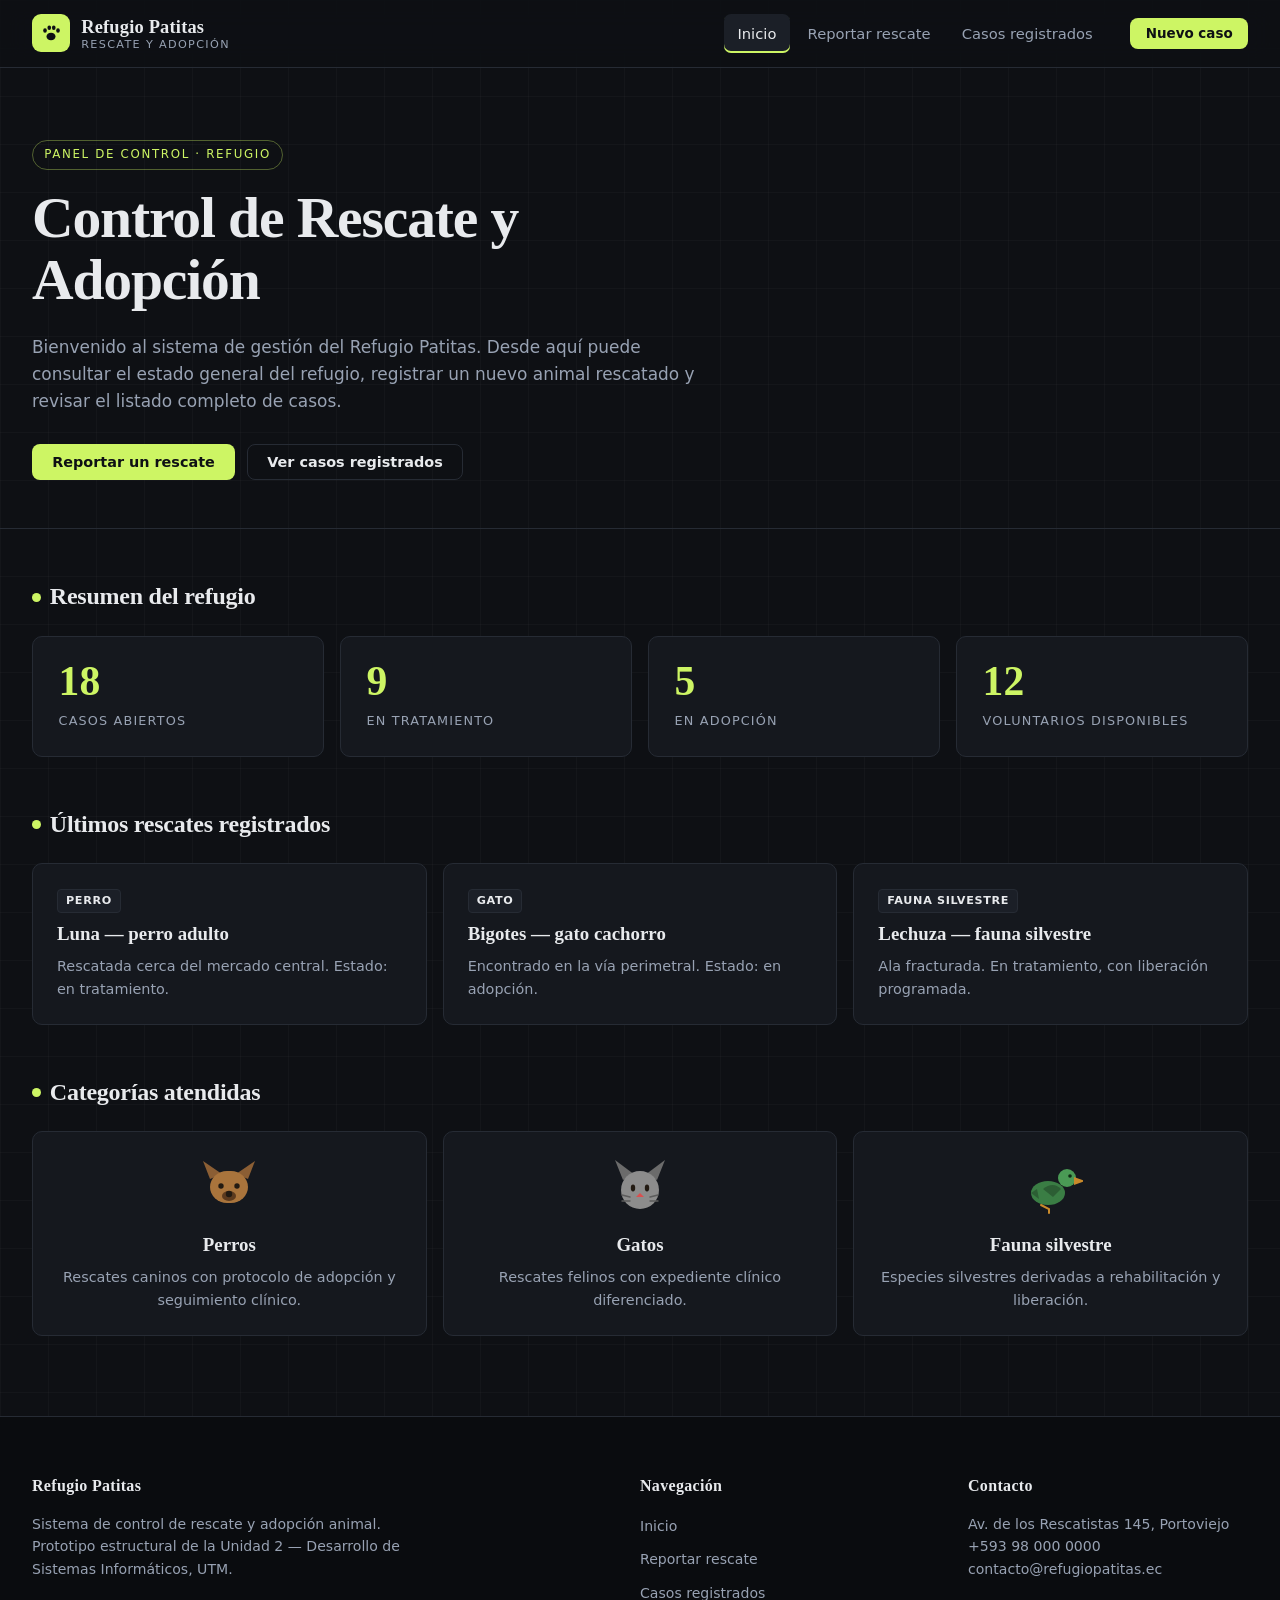
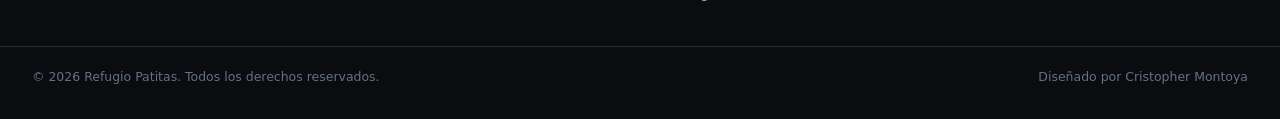
<file: src/index.html>
<!DOCTYPE html>
<html lang="es">
<head>
  <meta charset="UTF-8">
  <meta name="viewport" content="width=device-width, initial-scale=1.0">
  <meta name="description" content="Panel de control del sistema de control de rescate y adopción animal del Refugio Patitas.">
  <meta name="author" content="Cristopher Montoya">
  <title>Inicio · Refugio Patitas — Control de Rescate y Adopción</title>
  <link rel="stylesheet" href="assets/css/estilos.css">
</head>
<body>

  <!-- Encabezado común: logo y navegación -->
  <header class="cabecera">
    <div class="cabecera__barra">

      <a class="marca" href="index.html">
        <span class="marca__icono">
          <img src="assets/img/logo.svg" alt="" width="24" height="24">
        </span>
        <span class="marca__texto">
          <strong>Refugio Patitas</strong>
          <small>Rescate y adopción</small>
        </span>
      </a>

      <nav class="nav" aria-label="Navegación principal">
        <ul class="nav__lista">
          <li><a class="nav__enlace nav__enlace--activo" href="index.html" aria-current="page">Inicio</a></li>
          <li><a class="nav__enlace" href="reportar.html">Reportar rescate</a></li>
          <li><a class="nav__enlace" href="rescates.html">Casos registrados</a></li>
        </ul>
      </nav>

      <a class="btn btn--acento btn--chico" href="reportar.html">Nuevo caso</a>

    </div>
  </header>

  <!-- Contenido exclusivo de la página -->
  <main>

    <!-- Portada -->
    <section class="portada" aria-labelledby="bienvenida-titulo">
      <p class="portada__etiqueta">Panel de control · Refugio</p>
      <h1 id="bienvenida-titulo">Control de Rescate y Adopción</h1>
      <p class="portada__bajada">
        Bienvenido al sistema de gestión del Refugio Patitas. Desde aquí puede consultar el
        estado general del refugio, registrar un nuevo animal rescatado y revisar el listado
        completo de casos.
      </p>
      <div class="portada__acciones">
        <a class="btn btn--acento" href="reportar.html">Reportar un rescate</a>
        <a class="btn btn--fantasma" href="rescates.html">Ver casos registrados</a>
      </div>
    </section>

    <!-- Resumen del refugio -->
    <section class="seccion" aria-labelledby="resumen-titulo">
      <h2 class="seccion__titulo" id="resumen-titulo">Resumen del refugio</h2>

      <div class="resumen">
        <article class="stat">
          <h3 class="stat__num">18</h3>
          <p class="stat__label">Casos abiertos</p>
        </article>

        <article class="stat">
          <h3 class="stat__num">9</h3>
          <p class="stat__label">En tratamiento</p>
        </article>

        <article class="stat">
          <h3 class="stat__num">5</h3>
          <p class="stat__label">En adopción</p>
        </article>

        <article class="stat">
          <h3 class="stat__num">12</h3>
          <p class="stat__label">Voluntarios disponibles</p>
        </article>
      </div>
    </section>

    <!-- Últimos rescates registrados -->
    <section class="seccion" aria-labelledby="recientes-titulo">
      <h2 class="seccion__titulo" id="recientes-titulo">Últimos rescates registrados</h2>

      <div class="rejilla">
        <article class="tarjeta">
          <p class="tarjeta__meta"><span class="etiqueta">Perro</span></p>
          <h3><a href="rescates.html#caso-006">Luna — perro adulto</a></h3>
          <p class="tarjeta__texto">Rescatada cerca del mercado central. Estado: en tratamiento.</p>
        </article>

        <article class="tarjeta">
          <p class="tarjeta__meta"><span class="etiqueta">Gato</span></p>
          <h3><a href="rescates.html#caso-005">Bigotes — gato cachorro</a></h3>
          <p class="tarjeta__texto">Encontrado en la vía perimetral. Estado: en adopción.</p>
        </article>

        <article class="tarjeta">
          <p class="tarjeta__meta"><span class="etiqueta">Fauna silvestre</span></p>
          <h3><a href="rescates.html#caso-004">Lechuza — fauna silvestre</a></h3>
          <p class="tarjeta__texto">Ala fracturada. En tratamiento, con liberación programada.</p>
        </article>
      </div>
    </section>

    <!-- Categorías atendidas -->
    <section class="seccion" aria-labelledby="categorias-titulo">
      <h2 class="seccion__titulo" id="categorias-titulo">Categorías atendidas</h2>

      <div class="rejilla">
        <article class="tarjeta tarjeta--centrada">
          <img class="tarjeta__img" src="assets/img/perro.svg" alt="Ilustración de un perro" width="64" height="64">
          <h3>Perros</h3>
          <p class="tarjeta__texto">Rescates caninos con protocolo de adopción y seguimiento clínico.</p>
        </article>

        <article class="tarjeta tarjeta--centrada">
          <img class="tarjeta__img" src="assets/img/gato.svg" alt="Ilustración de un gato" width="64" height="64">
          <h3>Gatos</h3>
          <p class="tarjeta__texto">Rescates felinos con expediente clínico diferenciado.</p>
        </article>

        <article class="tarjeta tarjeta--centrada">
          <img class="tarjeta__img" src="assets/img/fauna.svg" alt="Ilustración de fauna silvestre" width="64" height="64">
          <h3>Fauna silvestre</h3>
          <p class="tarjeta__texto">Especies silvestres derivadas a rehabilitación y liberación.</p>
        </article>
      </div>
    </section>

  </main>

  <!-- Pie de página común -->
  <footer class="pie">
    <div class="pie__contenido">

      <section class="pie__bloque">
        <h2 class="pie__titulo">Refugio Patitas</h2>
        <p class="pie__texto">
          Sistema de control de rescate y adopción animal. Prototipo estructural de la
          Unidad 2 — Desarrollo de Sistemas Informáticos, UTM.
        </p>
      </section>

      <nav class="pie__bloque" aria-label="Enlaces del pie">
        <h2 class="pie__titulo">Navegación</h2>
        <ul class="pie__lista">
          <li><a href="index.html">Inicio</a></li>
          <li><a href="reportar.html">Reportar rescate</a></li>
          <li><a href="rescates.html">Casos registrados</a></li>
        </ul>
      </nav>

      <section class="pie__bloque">
        <h2 class="pie__titulo">Contacto</h2>
        <address>
          Av. de los Rescatistas 145, Portoviejo<br>
          <a href="tel:+593980000000">+593 98 000 0000</a><br>
          <a href="mailto:contacto@refugiopatitas.ec">contacto@refugiopatitas.ec</a>
        </address>
      </section>

    </div>

    <div class="pie__legal">
      <p>&copy; 2026 Refugio Patitas. Todos los derechos reservados.</p>
      <p>Diseñado por Cristopher Montoya</p>
    </div>
  </footer>

</body>
</html>
</file>
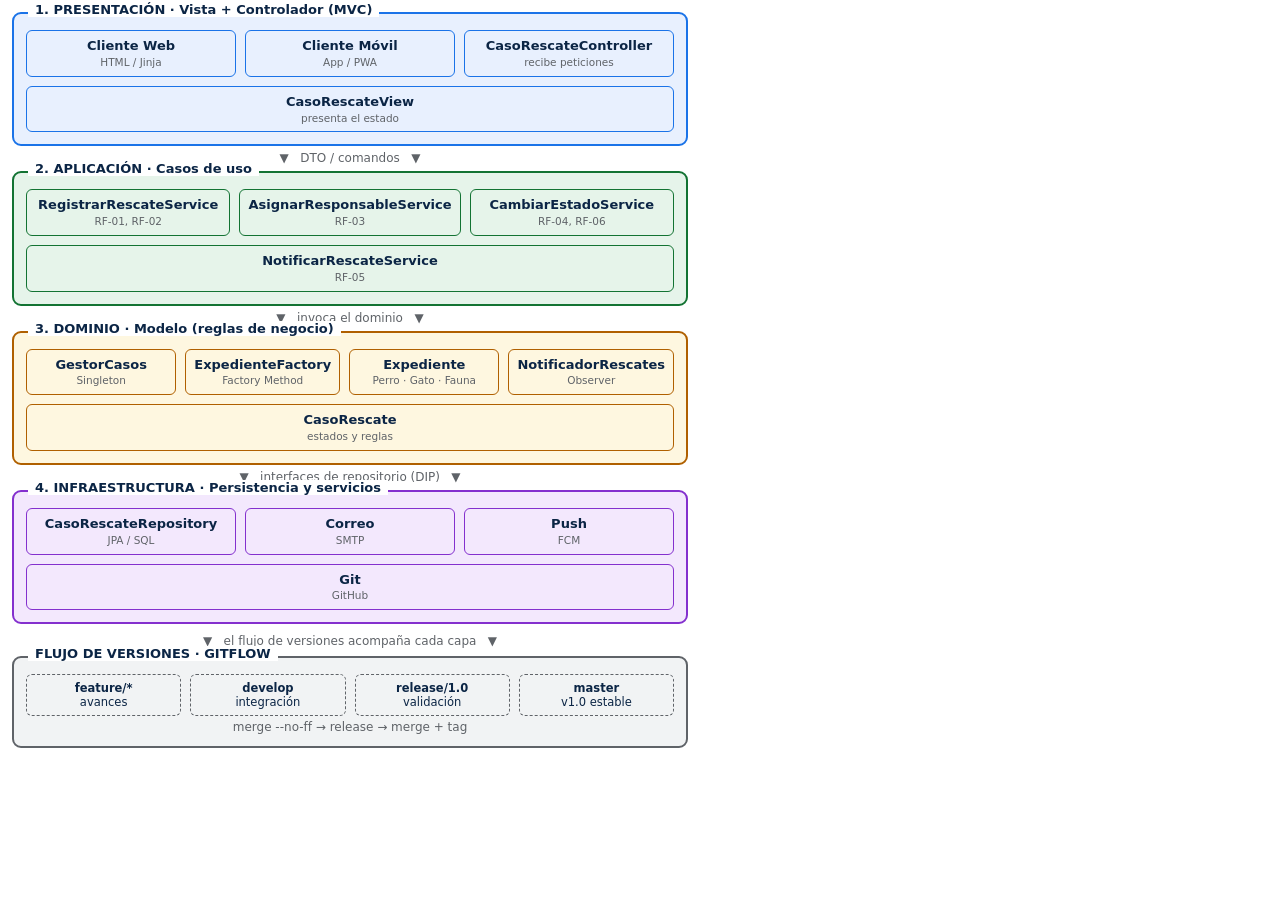
<file: diagrams/05-arquitectura.html>
<!DOCTYPE html>
<html lang="es">
<head>
<meta charset="utf-8">
<style>
  *{box-sizing:border-box;}
  html,body{margin:0;padding:0;overflow:hidden;background:#fff;}
  body{padding:12px;font-family:'DejaVu Sans',Arial,sans-serif;color:#0B2545;width:700px;}
  .layer{border:2px solid;border-radius:9px;padding:16px 12px 12px;position:relative;margin-bottom:0;}
  .layer .tag{position:absolute;top:-12px;left:14px;background:#fff;padding:0 7px;font-size:13px;font-weight:bold;}
  .row{display:flex;gap:9px;flex-wrap:wrap;}
  .box{flex:1 1 150px;border:1.5px solid;border-radius:6px;padding:7px 8px;font-size:13px;line-height:1.22;text-align:center;background:#fff;}
  .box b{display:block;font-size:13px;}
  .box small{display:block;font-size:10.5px;color:#5F6368;margin-top:2px;}
  .p{border-color:#1A73E8;background:#E8F0FE;}
  .a{border-color:#137333;background:#E6F4EA;}
  .d{border-color:#B06000;background:#FEF7E0;}
  .i{border-color:#8430CE;background:#F3E8FD;}
  .g{border-color:#5F6368;background:#F1F3F4;}
  .arrow{text-align:center;font-size:12px;color:#5F6368;margin:5px 0 6px;}
  .gitbox{border:1.5px dashed #5F6368;border-radius:6px;padding:6px 8px;font-size:11.5px;text-align:center;background:#F1F3F4;flex:1 1 120px;}
  .gitbox b{display:block;font-size:11.5px;}
</style>
</head>
<body>

<div class="layer p">
  <span class="tag">1. PRESENTACIÓN · Vista + Controlador (MVC)</span>
  <div class="row">
    <div class="box p"><b>Cliente Web</b><small>HTML / Jinja</small></div>
    <div class="box p"><b>Cliente Móvil</b><small>App / PWA</small></div>
    <div class="box p"><b>CasoRescateController</b><small>recibe peticiones</small></div>
    <div class="box p"><b>CasoRescateView</b><small>presenta el estado</small></div>
  </div>
</div>
<div class="arrow">▼ &nbsp; DTO / comandos &nbsp; ▼</div>

<div class="layer a">
  <span class="tag">2. APLICACIÓN · Casos de uso</span>
  <div class="row">
    <div class="box a"><b>RegistrarRescateService</b><small>RF-01, RF-02</small></div>
    <div class="box a"><b>AsignarResponsableService</b><small>RF-03</small></div>
    <div class="box a"><b>CambiarEstadoService</b><small>RF-04, RF-06</small></div>
    <div class="box a"><b>NotificarRescateService</b><small>RF-05</small></div>
  </div>
</div>
<div class="arrow">▼ &nbsp; invoca el dominio &nbsp; ▼</div>

<div class="layer d">
  <span class="tag">3. DOMINIO · Modelo (reglas de negocio)</span>
  <div class="row">
    <div class="box d"><b>GestorCasos</b><small>Singleton</small></div>
    <div class="box d"><b>ExpedienteFactory</b><small>Factory Method</small></div>
    <div class="box d"><b>Expediente</b><small>Perro · Gato · Fauna</small></div>
    <div class="box d"><b>NotificadorRescates</b><small>Observer</small></div>
    <div class="box d"><b>CasoRescate</b><small>estados y reglas</small></div>
  </div>
</div>
<div class="arrow">▼ &nbsp; interfaces de repositorio (DIP) &nbsp; ▼</div>

<div class="layer i">
  <span class="tag">4. INFRAESTRUCTURA · Persistencia y servicios</span>
  <div class="row">
    <div class="box i"><b>CasoRescateRepository</b><small>JPA / SQL</small></div>
    <div class="box i"><b>Correo</b><small>SMTP</small></div>
    <div class="box i"><b>Push</b><small>FCM</small></div>
    <div class="box i"><b>Git</b><small>GitHub</small></div>
  </div>
</div>

<div class="arrow" style="margin:10px 0 8px;">▼ &nbsp; el flujo de versiones acompaña cada capa &nbsp; ▼</div>

<div class="layer g">
  <span class="tag">FLUJO DE VERSIONES · GITFLOW</span>
  <div class="row">
    <div class="gitbox g"><b>feature/*</b>avances</div>
    <div class="gitbox g"><b>develop</b>integración</div>
    <div class="gitbox g"><b>release/1.0</b>validación</div>
    <div class="gitbox g"><b>master</b>v1.0 estable</div>
  </div>
  <div class="arrow" style="margin:4px 0 0;">merge --no-ff → release → merge + tag</div>
</div>

</body>
</html>
</file>
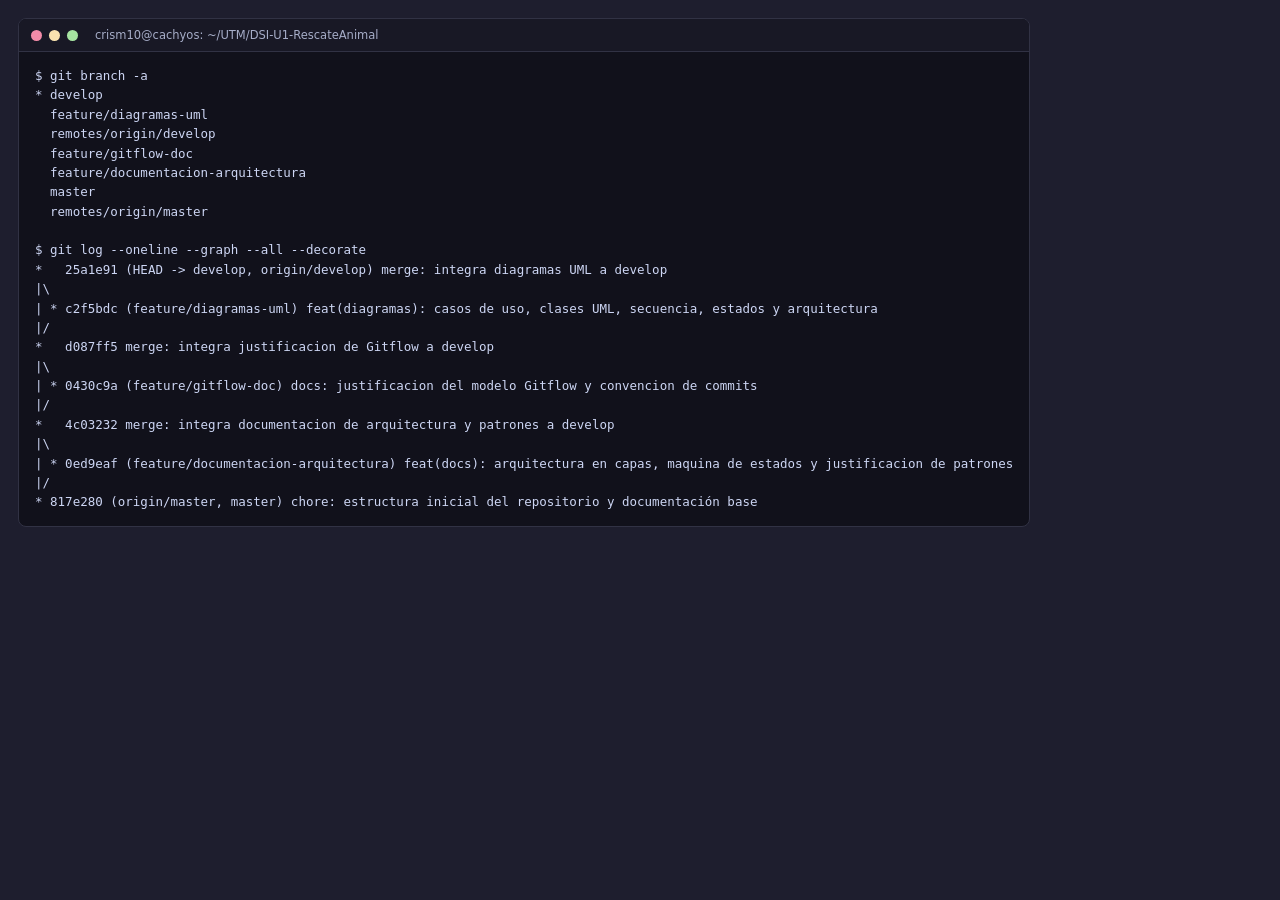
<file: diagrams/07-historial-git.html>
<!DOCTYPE html>
<html><head><meta charset="utf-8"><style>
html,body{margin:0;padding:0;overflow:hidden;background:#1e1e2e;}
body{padding:18px;width:max-content;font-family:'DejaVu Sans Mono','Liberation Mono',monospace;}
.win{background:#11111b;border:1px solid #313244;border-radius:8px;overflow:hidden;}
.bar{display:flex;gap:7px;align-items:center;padding:9px 12px;background:#181825;border-bottom:1px solid #313244;}
.dot{width:11px;height:11px;border-radius:50%;}
.t{color:#a6adc8;font-size:11.5px;margin-left:10px;font-family:'DejaVu Sans',sans-serif;}
pre{margin:0;padding:14px 16px;color:#cdd6f4;font-size:12.5px;line-height:1.55;white-space:pre;display:inline-block;}
</style></head><body>
<div class="win">
  <div class="bar"><span class="dot" style="background:#f38ba8"></span><span class="dot" style="background:#f9e2af"></span><span class="dot" style="background:#a6e3a1"></span><span class="t">crism10@cachyos: ~/UTM/DSI-U1-RescateAnimal</span></div>
  <pre>$ git branch -a
* develop
  feature/diagramas-uml
  remotes/origin/develop
  feature/gitflow-doc
  feature/documentacion-arquitectura
  master
  remotes/origin/master

$ git log --oneline --graph --all --decorate
*   25a1e91 (HEAD -&gt; develop, origin/develop) merge: integra diagramas UML a develop
|\  
| * c2f5bdc (feature/diagramas-uml) feat(diagramas): casos de uso, clases UML, secuencia, estados y arquitectura
|/  
*   d087ff5 merge: integra justificacion de Gitflow a develop
|\  
| * 0430c9a (feature/gitflow-doc) docs: justificacion del modelo Gitflow y convencion de commits
|/  
*   4c03232 merge: integra documentacion de arquitectura y patrones a develop
|\  
| * 0ed9eaf (feature/documentacion-arquitectura) feat(docs): arquitectura en capas, maquina de estados y justificacion de patrones
|/  
* 817e280 (origin/master, master) chore: estructura inicial del repositorio y documentación base
</pre>
</div></body></html>
</file>
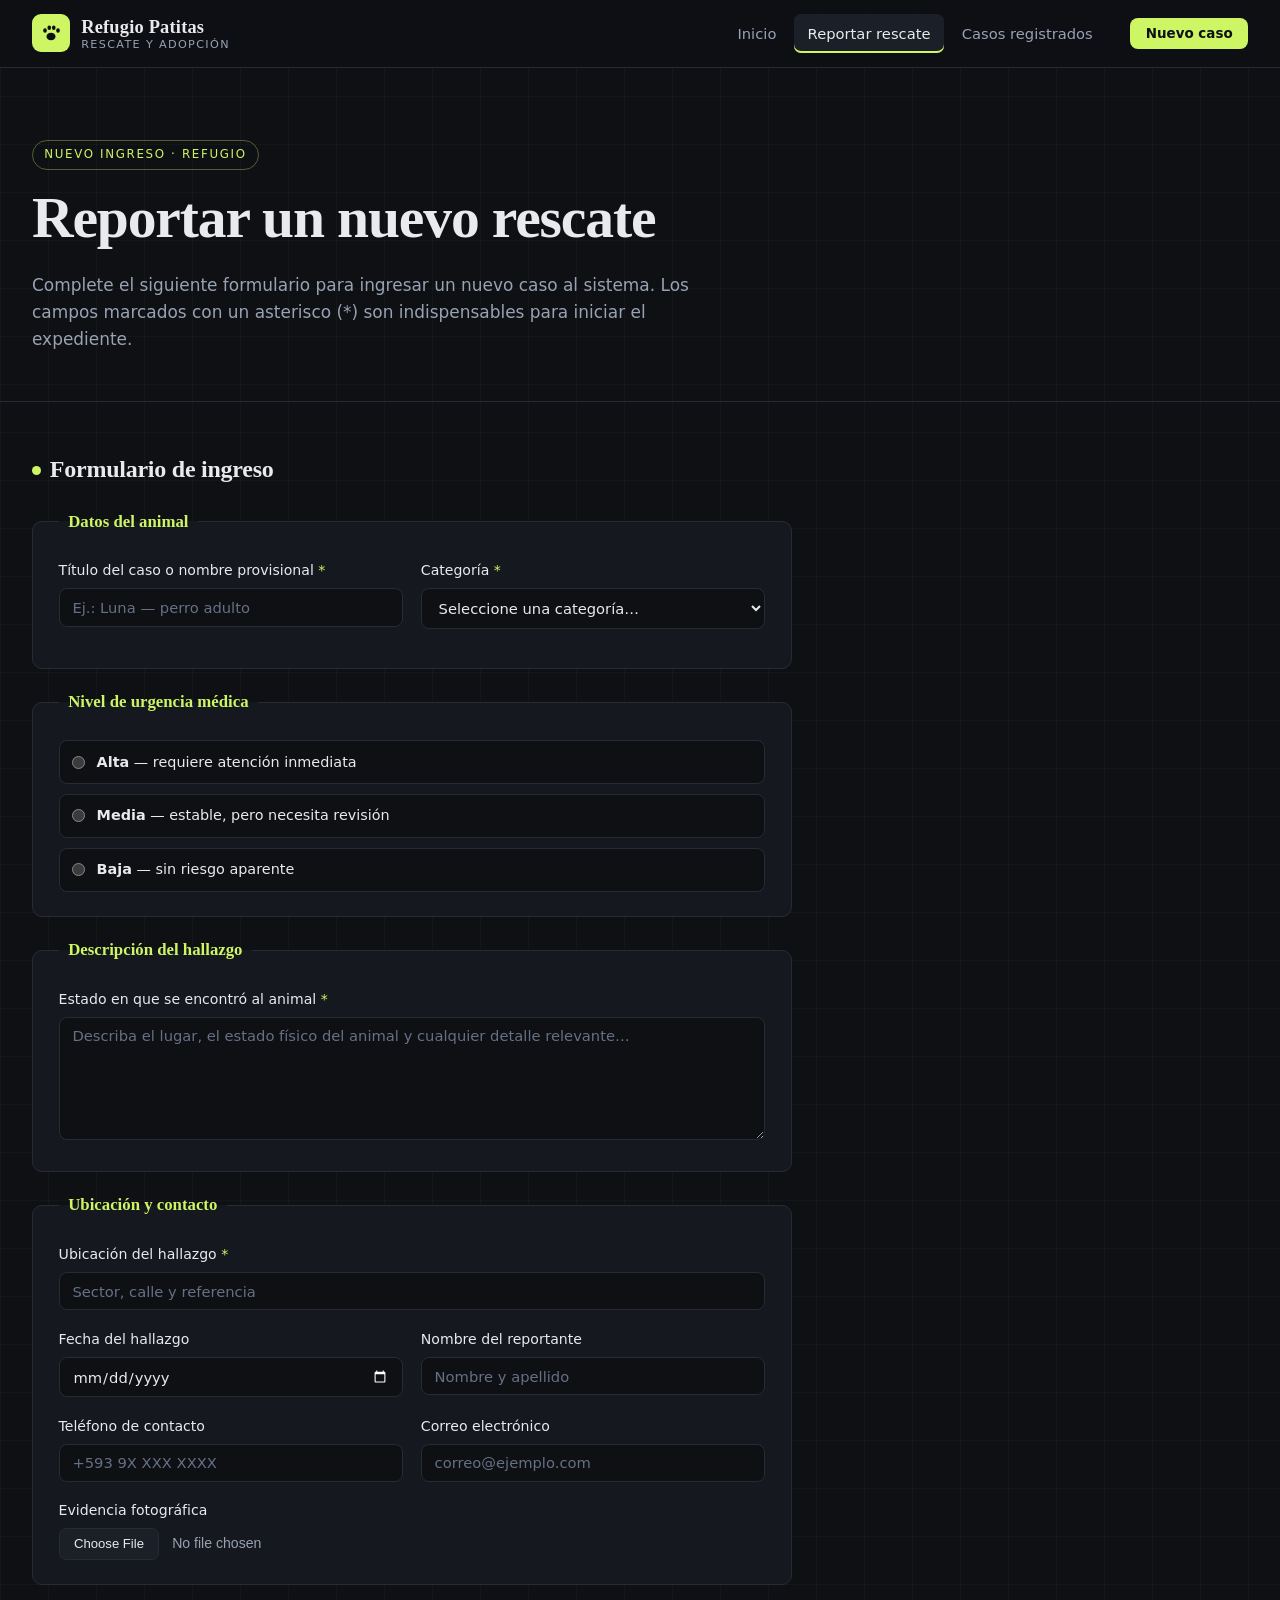
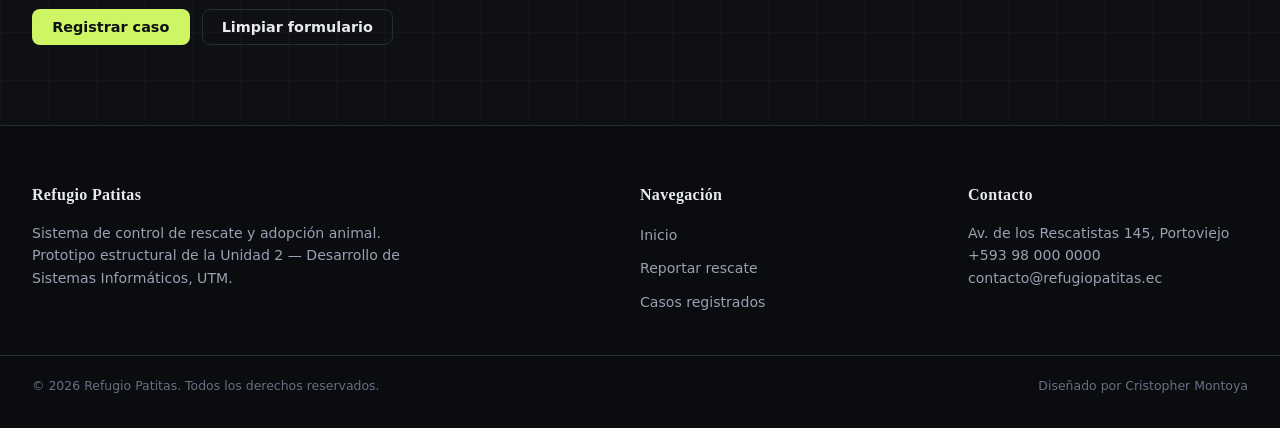
<file: src/reportar.html>
<!DOCTYPE html>
<html lang="es">
<head>
  <meta charset="UTF-8">
  <meta name="viewport" content="width=device-width, initial-scale=1.0">
  <meta name="description" content="Formulario para registrar un nuevo animal rescatado en el Refugio Patitas.">
  <meta name="author" content="Cristopher Montoya">
  <title>Reportar rescate · Refugio Patitas</title>
  <link rel="stylesheet" href="assets/css/estilos.css">
</head>
<body>

  <!-- Encabezado común: logo y navegación -->
  <header class="cabecera">
    <div class="cabecera__barra">

      <a class="marca" href="index.html">
        <span class="marca__icono">
          <img src="assets/img/logo.svg" alt="" width="24" height="24">
        </span>
        <span class="marca__texto">
          <strong>Refugio Patitas</strong>
          <small>Rescate y adopción</small>
        </span>
      </a>

      <nav class="nav" aria-label="Navegación principal">
        <ul class="nav__lista">
          <li><a class="nav__enlace" href="index.html">Inicio</a></li>
          <li><a class="nav__enlace nav__enlace--activo" href="reportar.html" aria-current="page">Reportar rescate</a></li>
          <li><a class="nav__enlace" href="rescates.html">Casos registrados</a></li>
        </ul>
      </nav>

      <a class="btn btn--acento btn--chico" href="reportar.html">Nuevo caso</a>

    </div>
  </header>

  <!-- Contenido exclusivo de la página -->
  <main>

    <!-- Portada -->
    <section class="portada" aria-labelledby="reporte-titulo">
      <p class="portada__etiqueta">Nuevo ingreso · Refugio</p>
      <h1 id="reporte-titulo">Reportar un nuevo rescate</h1>
      <p class="portada__bajada">
        Complete el siguiente formulario para ingresar un nuevo caso al sistema.
        Los campos marcados con un asterisco (<span aria-hidden="true">*</span>) son
        indispensables para iniciar el expediente.
      </p>
    </section>

    <!-- Formulario -->
    <section class="seccion" aria-labelledby="formulario-titulo">
      <h2 class="seccion__titulo" id="formulario-titulo">Formulario de ingreso</h2>

      <form class="formulario" action="#" method="post">

        <fieldset class="formulario__grupo">
          <legend>Datos del animal</legend>

          <div class="campos-2">
            <div class="campo">
              <label class="obligatorio" for="titulo">Título del caso o nombre provisional</label>
              <input type="text" id="titulo" name="titulo" placeholder="Ej.: Luna — perro adulto"
                     maxlength="100" required>
            </div>

            <div class="campo">
              <label class="obligatorio" for="categoria">Categoría</label>
              <select id="categoria" name="categoria" required>
                <option value="" selected>Seleccione una categoría…</option>
                <option value="perro">Perros</option>
                <option value="gato">Gatos</option>
                <option value="fauna">Fauna Silvestre</option>
              </select>
            </div>
          </div>
        </fieldset>

        <fieldset class="formulario__grupo">
          <legend>Nivel de urgencia médica</legend>

          <div class="radios">
            <label class="radio">
              <input type="radio" name="urgencia" value="alta" required>
              <span><strong>Alta</strong> — requiere atención inmediata</span>
            </label>

            <label class="radio">
              <input type="radio" name="urgencia" value="media">
              <span><strong>Media</strong> — estable, pero necesita revisión</span>
            </label>

            <label class="radio">
              <input type="radio" name="urgencia" value="baja">
              <span><strong>Baja</strong> — sin riesgo aparente</span>
            </label>
          </div>
        </fieldset>

        <fieldset class="formulario__grupo">
          <legend>Descripción del hallazgo</legend>

          <div class="campo">
            <label class="obligatorio" for="descripcion">Estado en que se encontró al animal</label>
            <textarea id="descripcion" name="descripcion" rows="6"
                      placeholder="Describa el lugar, el estado físico del animal y cualquier detalle relevante…"
                      required></textarea>
          </div>
        </fieldset>

        <fieldset class="formulario__grupo">
          <legend>Ubicación y contacto</legend>

          <div class="campo">
            <label class="obligatorio" for="ubicacion">Ubicación del hallazgo</label>
            <input type="text" id="ubicacion" name="ubicacion" placeholder="Sector, calle y referencia" required>
          </div>

          <div class="campos-2">
            <div class="campo">
              <label for="fecha">Fecha del hallazgo</label>
              <input type="date" id="fecha" name="fecha">
            </div>

            <div class="campo">
              <label for="reportante">Nombre del reportante</label>
              <input type="text" id="reportante" name="reportante" placeholder="Nombre y apellido">
            </div>

            <div class="campo">
              <label for="telefono">Teléfono de contacto</label>
              <input type="tel" id="telefono" name="telefono" placeholder="+593 9X XXX XXXX">
            </div>

            <div class="campo">
              <label for="email">Correo electrónico</label>
              <input type="email" id="email" name="email" placeholder="correo@ejemplo.com">
            </div>
          </div>

          <div class="campo">
            <label for="evidencia">Evidencia fotográfica</label>
            <input type="file" id="evidencia" name="evidencia" accept="image/*">
          </div>
        </fieldset>

        <div class="formulario__acciones">
          <button type="submit" class="btn btn--acento">Registrar caso</button>
          <button type="reset" class="btn btn--fantasma">Limpiar formulario</button>
        </div>

      </form>
    </section>

  </main>

  <!-- Pie de página común -->
  <footer class="pie">
    <div class="pie__contenido">

      <section class="pie__bloque">
        <h2 class="pie__titulo">Refugio Patitas</h2>
        <p class="pie__texto">
          Sistema de control de rescate y adopción animal. Prototipo estructural de la
          Unidad 2 — Desarrollo de Sistemas Informáticos, UTM.
        </p>
      </section>

      <nav class="pie__bloque" aria-label="Enlaces del pie">
        <h2 class="pie__titulo">Navegación</h2>
        <ul class="pie__lista">
          <li><a href="index.html">Inicio</a></li>
          <li><a href="reportar.html">Reportar rescate</a></li>
          <li><a href="rescates.html">Casos registrados</a></li>
        </ul>
      </nav>

      <section class="pie__bloque">
        <h2 class="pie__titulo">Contacto</h2>
        <address>
          Av. de los Rescatistas 145, Portoviejo<br>
          <a href="tel:+593980000000">+593 98 000 0000</a><br>
          <a href="mailto:contacto@refugiopatitas.ec">contacto@refugiopatitas.ec</a>
        </address>
      </section>

    </div>

    <div class="pie__legal">
      <p>&copy; 2026 Refugio Patitas. Todos los derechos reservados.</p>
      <p>Diseñado por Cristopher Montoya</p>
    </div>
  </footer>

</body>
</html>
</file>
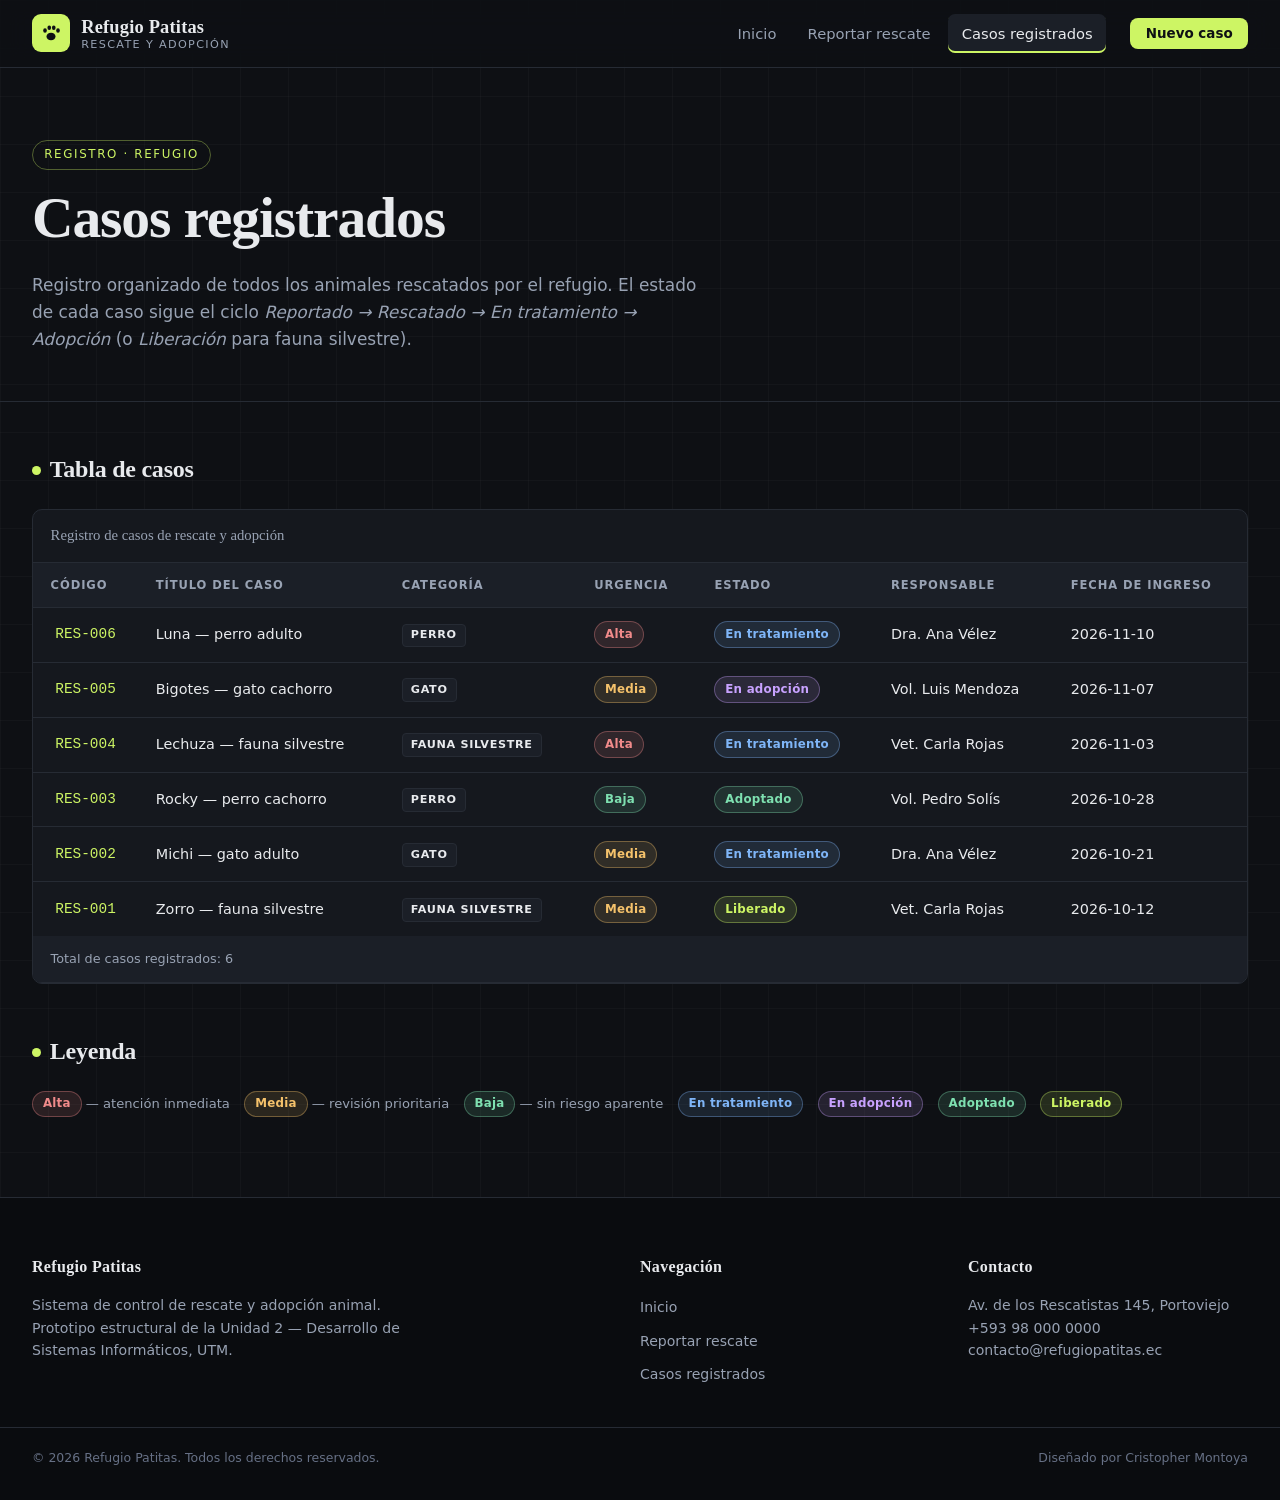
<file: src/rescates.html>
<!DOCTYPE html>
<html lang="es">
<head>
  <meta charset="UTF-8">
  <meta name="viewport" content="width=device-width, initial-scale=1.0">
  <meta name="description" content="Listado organizado de los casos de rescate registrados en el Refugio Patitas.">
  <meta name="author" content="Cristopher Montoya">
  <title>Casos registrados · Refugio Patitas</title>
  <link rel="stylesheet" href="assets/css/estilos.css">
</head>
<body>

  <!-- Encabezado común: logo y navegación -->
  <header class="cabecera">
    <div class="cabecera__barra">

      <a class="marca" href="index.html">
        <span class="marca__icono">
          <img src="assets/img/logo.svg" alt="" width="24" height="24">
        </span>
        <span class="marca__texto">
          <strong>Refugio Patitas</strong>
          <small>Rescate y adopción</small>
        </span>
      </a>

      <nav class="nav" aria-label="Navegación principal">
        <ul class="nav__lista">
          <li><a class="nav__enlace" href="index.html">Inicio</a></li>
          <li><a class="nav__enlace" href="reportar.html">Reportar rescate</a></li>
          <li><a class="nav__enlace nav__enlace--activo" href="rescates.html" aria-current="page">Casos registrados</a></li>
        </ul>
      </nav>

      <a class="btn btn--acento btn--chico" href="reportar.html">Nuevo caso</a>

    </div>
  </header>

  <!-- Contenido exclusivo de la página -->
  <main>

    <!-- Portada -->
    <section class="portada" aria-labelledby="listado-titulo">
      <p class="portada__etiqueta">Registro · Refugio</p>
      <h1 id="listado-titulo">Casos registrados</h1>
      <p class="portada__bajada">
        Registro organizado de todos los animales rescatados por el refugio.
        El estado de cada caso sigue el ciclo
        <em>Reportado → Rescatado → En tratamiento → Adopción</em>
        (o <em>Liberación</em> para fauna silvestre).
      </p>
    </section>

    <!-- Tabla de casos -->
    <section class="seccion" aria-labelledby="tabla-titulo">
      <h2 class="seccion__titulo" id="tabla-titulo">Tabla de casos</h2>

      <div class="tabla-contenedor">
        <table class="tabla">
          <caption>Registro de casos de rescate y adopción</caption>

          <thead>
            <tr>
              <th scope="col">Código</th>
              <th scope="col">Título del caso</th>
              <th scope="col">Categoría</th>
              <th scope="col">Urgencia</th>
              <th scope="col">Estado</th>
              <th scope="col">Responsable</th>
              <th scope="col">Fecha de ingreso</th>
            </tr>
          </thead>

          <tbody>
            <tr id="caso-006">
              <th scope="row">RES-006</th>
              <td>Luna — perro adulto</td>
              <td><span class="etiqueta">Perro</span></td>
              <td><span class="urgencia urgencia--alta">Alta</span></td>
              <td><span class="estado estado--tratamiento">En tratamiento</span></td>
              <td>Dra. Ana Vélez</td>
              <td>2026-11-10</td>
            </tr>
            <tr id="caso-005">
              <th scope="row">RES-005</th>
              <td>Bigotes — gato cachorro</td>
              <td><span class="etiqueta">Gato</span></td>
              <td><span class="urgencia urgencia--media">Media</span></td>
              <td><span class="estado estado--adopcion">En adopción</span></td>
              <td>Vol. Luis Mendoza</td>
              <td>2026-11-07</td>
            </tr>
            <tr id="caso-004">
              <th scope="row">RES-004</th>
              <td>Lechuza — fauna silvestre</td>
              <td><span class="etiqueta">Fauna silvestre</span></td>
              <td><span class="urgencia urgencia--alta">Alta</span></td>
              <td><span class="estado estado--tratamiento">En tratamiento</span></td>
              <td>Vet. Carla Rojas</td>
              <td>2026-11-03</td>
            </tr>
            <tr id="caso-003">
              <th scope="row">RES-003</th>
              <td>Rocky — perro cachorro</td>
              <td><span class="etiqueta">Perro</span></td>
              <td><span class="urgencia urgencia--baja">Baja</span></td>
              <td><span class="estado estado--adoptado">Adoptado</span></td>
              <td>Vol. Pedro Solís</td>
              <td>2026-10-28</td>
            </tr>
            <tr id="caso-002">
              <th scope="row">RES-002</th>
              <td>Michi — gato adulto</td>
              <td><span class="etiqueta">Gato</span></td>
              <td><span class="urgencia urgencia--media">Media</span></td>
              <td><span class="estado estado--tratamiento">En tratamiento</span></td>
              <td>Dra. Ana Vélez</td>
              <td>2026-10-21</td>
            </tr>
            <tr id="caso-001">
              <th scope="row">RES-001</th>
              <td>Zorro — fauna silvestre</td>
              <td><span class="etiqueta">Fauna silvestre</span></td>
              <td><span class="urgencia urgencia--media">Media</span></td>
              <td><span class="estado estado--liberado">Liberado</span></td>
              <td>Vet. Carla Rojas</td>
              <td>2026-10-12</td>
            </tr>
          </tbody>

          <tfoot>
            <tr>
              <td colspan="7">Total de casos registrados: 6</td>
            </tr>
          </tfoot>
        </table>
      </div>
    </section>

    <!-- Leyenda de estados -->
    <section class="seccion" aria-labelledby="leyenda-titulo">
      <h2 class="seccion__titulo" id="leyenda-titulo">Leyenda</h2>

      <div class="leyenda">
        <span><span class="urgencia urgencia--alta">Alta</span> — atención inmediata</span>
        <span><span class="urgencia urgencia--media">Media</span> — revisión prioritaria</span>
        <span><span class="urgencia urgencia--baja">Baja</span> — sin riesgo aparente</span>
        <span><span class="estado estado--tratamiento">En tratamiento</span></span>
        <span><span class="estado estado--adopcion">En adopción</span></span>
        <span><span class="estado estado--adoptado">Adoptado</span></span>
        <span><span class="estado estado--liberado">Liberado</span></span>
      </div>
    </section>

  </main>

  <!-- Pie de página común -->
  <footer class="pie">
    <div class="pie__contenido">

      <section class="pie__bloque">
        <h2 class="pie__titulo">Refugio Patitas</h2>
        <p class="pie__texto">
          Sistema de control de rescate y adopción animal. Prototipo estructural de la
          Unidad 2 — Desarrollo de Sistemas Informáticos, UTM.
        </p>
      </section>

      <nav class="pie__bloque" aria-label="Enlaces del pie">
        <h2 class="pie__titulo">Navegación</h2>
        <ul class="pie__lista">
          <li><a href="index.html">Inicio</a></li>
          <li><a href="reportar.html">Reportar rescate</a></li>
          <li><a href="rescates.html">Casos registrados</a></li>
        </ul>
      </nav>

      <section class="pie__bloque">
        <h2 class="pie__titulo">Contacto</h2>
        <address>
          Av. de los Rescatistas 145, Portoviejo<br>
          <a href="tel:+593980000000">+593 98 000 0000</a><br>
          <a href="mailto:contacto@refugiopatitas.ec">contacto@refugiopatitas.ec</a>
        </address>
      </section>

    </div>

    <div class="pie__legal">
      <p>&copy; 2026 Refugio Patitas. Todos los derechos reservados.</p>
      <p>Diseñado por Cristopher Montoya</p>
    </div>
  </footer>

</body>
</html>
</file>
<file: src/assets/css/estilos.css>
/* ==========================================================================
   Refugio Patitas — hoja de estilos principal
   Sistema de Control de Rescate y Adopción Animal · HTML5 semántico + CSS
   Basada en el estilo del prototipo de la Unidad anterior.
   ========================================================================== */

/* ---------- 1. Variables y reset ---------- */
:root {
  color-scheme: dark;

  --fondo:        #0e1014;
  --superficie:   #15181e;
  --superficie-2: #1b1f27;
  --borde:        #262b34;
  --texto:        #e8eaed;
  --texto-suave:  #98a2b3;
  --acento:       #cdf564;
  --acento-oscuro:#a8d13c;

  /* Colores semánticos para estados y urgencias */
  --peligro: #f08a8a;
  --alerta:  #f5c26b;
  --ok:      #7ee0b0;
  --info:    #7fb5f7;
  --lila:    #c8a2ff;

  --fuente-titulo: ui-serif, Georgia, "Times New Roman", serif;
  --fuente-cuerpo: system-ui, -apple-system, "Segoe UI", Roboto, sans-serif;
  --fuente-mono:   ui-monospace, "SFMono-Regular", Menlo, Consolas, monospace;

  --radio:   10px;
  --ancho:   1280px;
  --transicion: 180ms ease;
}

*,
*::before,
*::after {
  box-sizing: border-box;
  margin: 0;
  padding: 0;
}

html {
  scroll-behavior: smooth;
  scroll-padding-top: 96px;
}

body {
  background-color: var(--fondo);
  background-image:
    linear-gradient(rgba(255, 255, 255, .022) 1px, transparent 1px),
    linear-gradient(90deg, rgba(255, 255, 255, .022) 1px, transparent 1px);
  background-size: 48px 48px;
  color: var(--texto);
  font-family: var(--fuente-cuerpo);
  font-size: 16px;
  line-height: 1.6;
  -webkit-font-smoothing: antialiased;
}

img {
  display: block;
  max-width: 100%;
  height: auto;
}

a {
  color: inherit;
  text-decoration: none;
}

ul {
  list-style: none;
}

address {
  font-style: normal;
}

/* Accesibilidad: foco siempre visible */
:focus-visible {
  outline: 2px solid var(--acento);
  outline-offset: 3px;
  border-radius: 4px;
}

/* ---------- 2. Cabecera y navbar ---------- */
.cabecera {
  position: sticky;
  top: 0;
  z-index: 100;
  background-color: rgba(14, 16, 20, .82);
  backdrop-filter: blur(14px) saturate(140%);
  border-bottom: 1px solid var(--borde);
}

.cabecera__barra {
  max-width: var(--ancho);
  margin: 0 auto;
  padding: .85rem 2rem;
  display: flex;
  align-items: center;
  gap: 1.5rem;
}

.marca {
  display: flex;
  align-items: center;
  gap: .7rem;
  flex-shrink: 0;
}

.marca__icono {
  display: grid;
  place-items: center;
  width: 38px;
  height: 38px;
  border-radius: 9px;
  background-color: var(--acento);
}

.marca__icono img {
  width: 24px;
  height: 24px;
}

.marca__texto {
  display: flex;
  flex-direction: column;
  line-height: 1.2;
}

.marca__texto strong {
  font-family: var(--fuente-titulo);
  font-size: 1.15rem;
  font-weight: 600;
  letter-spacing: .2px;
}

.marca__texto small {
  font-size: .7rem;
  color: var(--texto-suave);
  text-transform: uppercase;
  letter-spacing: .12em;
}

.nav {
  margin-left: auto;
}

.nav__lista {
  display: flex;
  align-items: center;
  gap: .25rem;
}

.nav__enlace {
  display: block;
  padding: .5rem .85rem;
  border-radius: 7px;
  font-size: .92rem;
  color: var(--texto-suave);
  white-space: nowrap;
  transition: color var(--transicion), background-color var(--transicion);
}

.nav__enlace:hover {
  color: var(--texto);
  background-color: var(--superficie-2);
}

.nav__enlace--activo {
  color: var(--texto);
  background-color: var(--superficie-2);
  box-shadow: inset 0 -2px 0 var(--acento);
}

/* ---------- 3. Botones ---------- */
.btn {
  display: inline-flex;
  align-items: center;
  gap: .5rem;
  padding: .62rem 1.2rem;
  border: 1px solid transparent;
  border-radius: 8px;
  font-family: var(--fuente-cuerpo);
  font-size: .9rem;
  font-weight: 600;
  line-height: 1;
  cursor: pointer;
  white-space: nowrap;
  transition: background-color var(--transicion), color var(--transicion),
              border-color var(--transicion);
}

.btn--acento {
  background-color: var(--acento);
  color: #0e1014;
}

.btn--acento:hover {
  background-color: var(--acento-oscuro);
}

.btn--fantasma {
  background-color: transparent;
  border-color: var(--borde);
  color: var(--texto);
}

.btn--fantasma:hover {
  border-color: var(--acento-oscuro);
  color: var(--acento);
}

.btn--chico {
  padding: .5rem .9rem;
  font-size: .84rem;
}

/* ---------- 4. Portada ---------- */
.portada {
  max-width: var(--ancho);
  margin: 0 auto;
  padding: 4.5rem 2rem 3rem;
  border-bottom: 1px solid var(--borde);
}

.portada__etiqueta {
  display: inline-block;
  margin-bottom: 1.1rem;
  padding: .28rem .7rem;
  border: 1px solid rgba(205, 245, 100, .35);
  border-radius: 999px;
  color: var(--acento);
  font-size: .74rem;
  font-weight: 500;
  letter-spacing: .14em;
  text-transform: uppercase;
}

.portada h1 {
  max-width: 22ch;
  font-family: var(--fuente-titulo);
  font-size: clamp(2.1rem, 5vw, 3.6rem);
  font-weight: 600;
  line-height: 1.08;
  letter-spacing: -.02em;
}

.portada__bajada {
  max-width: 62ch;
  margin-top: 1.4rem;
  font-size: 1.06rem;
  color: var(--texto-suave);
}

.portada__acciones {
  margin-top: 1.8rem;
  display: flex;
  flex-wrap: wrap;
  gap: .75rem;
}

/* ---------- 5. Secciones y tarjetas ---------- */
.seccion {
  max-width: var(--ancho);
  margin: 0 auto;
  padding: 3rem 2rem 0;
}

.seccion:last-of-type {
  padding-bottom: 5rem;
}

.seccion__titulo {
  font-family: var(--fuente-titulo);
  font-size: 1.5rem;
  font-weight: 600;
  letter-spacing: -.01em;
  margin-bottom: 1.25rem;
}

.seccion__titulo::before {
  content: "";
  display: inline-block;
  width: 9px;
  height: 9px;
  margin-right: .55rem;
  border-radius: 50%;
  background-color: var(--acento);
  vertical-align: .1em;
}

/* Resumen de indicadores */
.resumen {
  display: grid;
  grid-template-columns: repeat(4, minmax(0, 1fr));
  gap: 1rem;
}

.stat {
  background-color: var(--superficie);
  border: 1px solid var(--borde);
  border-radius: var(--radio);
  padding: 1.5rem 1.6rem;
  transition: border-color var(--transicion), transform var(--transicion);
}

.stat:hover {
  border-color: var(--acento-oscuro);
  transform: translateY(-2px);
}

.stat__num {
  font-family: var(--fuente-titulo);
  font-size: 2.6rem;
  font-weight: 600;
  line-height: 1;
  color: var(--acento);
}

.stat__label {
  margin-top: .55rem;
  font-size: .8rem;
  color: var(--texto-suave);
  text-transform: uppercase;
  letter-spacing: .09em;
}

/* Rejilla de tarjetas */
.rejilla {
  display: grid;
  grid-template-columns: repeat(3, minmax(0, 1fr));
  gap: 1rem;
}

.tarjeta {
  background-color: var(--superficie);
  border: 1px solid var(--borde);
  border-radius: var(--radio);
  padding: 1.4rem 1.5rem;
  transition: border-color var(--transicion), transform var(--transicion);
}

.tarjeta:hover {
  border-color: var(--acento-oscuro);
}

.tarjeta--centrada {
  text-align: center;
}

.tarjeta__meta {
  margin-bottom: .55rem;
}

.tarjeta__img {
  width: 64px;
  height: 64px;
  margin: 0 auto .9rem;
}

.tarjeta h3 {
  font-family: var(--fuente-titulo);
  font-size: 1.18rem;
  font-weight: 600;
  line-height: 1.3;
}

.tarjeta h3 a {
  background-image: linear-gradient(var(--acento), var(--acento));
  background-repeat: no-repeat;
  background-position: 0 100%;
  background-size: 0% 1px;
  transition: background-size 260ms ease, color var(--transicion);
}

.tarjeta h3 a:hover {
  color: var(--acento);
  background-size: 100% 1px;
}

.tarjeta__texto {
  margin-top: .55rem;
  font-size: .9rem;
  color: var(--texto-suave);
}

/* Etiquetas / chips */
.etiqueta {
  display: inline-block;
  padding: .12rem .5rem;
  border-radius: 4px;
  background-color: var(--superficie-2);
  border: 1px solid var(--borde);
  color: var(--texto);
  font-size: .7rem;
  font-weight: 600;
  letter-spacing: .06em;
  text-transform: uppercase;
}

/* ---------- 6. Formulario ---------- */
.formulario {
  max-width: 760px;
}

.formulario__grupo {
  background-color: var(--superficie);
  border: 1px solid var(--borde);
  border-radius: var(--radio);
  padding: 1.5rem 1.6rem;
  margin-bottom: 1.25rem;
}

.formulario__grupo legend {
  font-family: var(--fuente-titulo);
  font-size: 1.05rem;
  font-weight: 600;
  padding: 0 .6rem;
  color: var(--acento);
}

.campo {
  margin-bottom: 1.1rem;
}

.campo:last-child {
  margin-bottom: 0;
}

.campo label {
  display: block;
  margin-bottom: .4rem;
  font-size: .88rem;
  color: var(--texto);
}

label.obligatorio::after {
  content: " *";
  color: var(--acento);
}

.campo input[type="text"],
.campo input[type="tel"],
.campo input[type="email"],
.campo input[type="date"],
.campo select,
.campo textarea {
  width: 100%;
  padding: .6rem .8rem;
  background-color: var(--fondo);
  border: 1px solid var(--borde);
  border-radius: 8px;
  color: var(--texto);
  font-family: inherit;
  font-size: .92rem;
  transition: border-color var(--transicion);
}

.campo input:focus,
.campo select:focus,
.campo textarea:focus {
  border-color: var(--acento-oscuro);
  outline: none;
}

.campo textarea {
  resize: vertical;
  min-height: 120px;
}

.campo input::placeholder,
.campo textarea::placeholder {
  color: #667085;
}

.campo input[type="file"] {
  color: var(--texto-suave);
  font-size: .88rem;
}

.campo input[type="file"]::file-selector-button {
  margin-right: .8rem;
  padding: .45rem .9rem;
  border: 1px solid var(--borde);
  border-radius: 7px;
  background-color: var(--superficie-2);
  color: var(--texto);
  font-family: inherit;
  font-size: .82rem;
  cursor: pointer;
}

/* Distribución en dos columnas dentro de un fieldset */
.campos-2 {
  display: grid;
  grid-template-columns: repeat(2, minmax(0, 1fr));
  gap: 0 1.1rem;
}

/* Opciones de radio */
.radios {
  display: flex;
  flex-direction: column;
  gap: .6rem;
}

.radio {
  display: flex;
  align-items: center;
  gap: .7rem;
  padding: .6rem .8rem;
  border: 1px solid var(--borde);
  border-radius: 8px;
  background-color: var(--fondo);
  font-size: .9rem;
  cursor: pointer;
  transition: border-color var(--transicion);
}

.radio:hover {
  border-color: var(--acento-oscuro);
}

.radio input {
  accent-color: var(--acento);
}

.formulario__acciones {
  display: flex;
  flex-wrap: wrap;
  gap: .75rem;
  margin-top: 1.5rem;
}

/* ---------- 7. Tabla de casos ---------- */
.tabla-contenedor {
  overflow-x: auto;
  background-color: var(--superficie);
  border: 1px solid var(--borde);
  border-radius: var(--radio);
}

.tabla {
  width: 100%;
  min-width: 760px;
  border-collapse: collapse;
  font-size: .9rem;
}

.tabla caption {
  caption-side: top;
  text-align: left;
  padding: .9rem 1.1rem;
  border-bottom: 1px solid var(--borde);
  font-family: var(--fuente-titulo);
  font-size: .92rem;
  color: var(--texto-suave);
}

.tabla thead th {
  text-align: left;
  padding: .8rem 1.1rem;
  background-color: var(--superficie-2);
  border-bottom: 1px solid var(--borde);
  font-size: .72rem;
  font-weight: 600;
  letter-spacing: .08em;
  text-transform: uppercase;
  color: var(--texto-suave);
}

.tabla td,
.tabla tbody th {
  padding: .85rem 1.1rem;
  border-bottom: 1px solid var(--borde);
  vertical-align: middle;
}

.tabla tbody th[scope="row"] {
  font-family: var(--fuente-mono);
  font-weight: 500;
  color: var(--acento);
}

.tabla tbody tr {
  transition: background-color var(--transicion);
}

.tabla tbody tr:hover {
  background-color: var(--superficie-2);
}

.tabla tbody tr:last-child th,
.tabla tbody tr:last-child td {
  border-bottom: 0;
}

.tabla tfoot td {
  padding: .8rem 1.1rem;
  background-color: var(--superficie-2);
  font-size: .8rem;
  color: var(--texto-suave);
}

/* Insignias de urgencia y estado */
.urgencia,
.estado {
  display: inline-block;
  padding: .18rem .62rem;
  border-radius: 999px;
  font-size: .74rem;
  font-weight: 600;
  letter-spacing: .02em;
  white-space: nowrap;
}

.urgencia--alta { color: var(--peligro); background: rgba(240, 138, 138, .12); border: 1px solid rgba(240, 138, 138, .35); }
.urgencia--media { color: var(--alerta); background: rgba(245, 194, 107, .12); border: 1px solid rgba(245, 194, 107, .35); }
.urgencia--baja { color: var(--ok); background: rgba(126, 224, 176, .12); border: 1px solid rgba(126, 224, 176, .35); }

.estado--tratamiento { color: var(--info); background: rgba(127, 181, 247, .12); border: 1px solid rgba(127, 181, 247, .35); }
.estado--adopcion { color: var(--lila); background: rgba(200, 162, 255, .12); border: 1px solid rgba(200, 162, 255, .35); }
.estado--adoptado { color: var(--ok); background: rgba(126, 224, 176, .12); border: 1px solid rgba(126, 224, 176, .35); }
.estado--liberado { color: var(--acento); background: rgba(205, 245, 100, .12); border: 1px solid rgba(205, 245, 100, .35); }

/* Leyenda de estados */
.leyenda {
  display: flex;
  flex-wrap: wrap;
  gap: .55rem .9rem;
  font-size: .82rem;
  color: var(--texto-suave);
}

/* ---------- 8. Pie de página ---------- */
.pie {
  background-color: #0a0c0f;
  border-top: 1px solid var(--borde);
}

.pie__contenido {
  max-width: var(--ancho);
  margin: 0 auto;
  padding: 3.5rem 2rem 2.5rem;
  display: grid;
  grid-template-columns: 2fr 1fr 1fr;
  gap: 3rem;
}

.pie__titulo {
  margin-bottom: .9rem;
  font-family: var(--fuente-titulo);
  font-size: 1rem;
  font-weight: 600;
  letter-spacing: .02em;
}

.pie__texto {
  max-width: 46ch;
  font-size: .88rem;
  color: var(--texto-suave);
}

.pie__bloque address {
  font-size: .88rem;
  color: var(--texto-suave);
}

.pie__bloque address a {
  transition: color var(--transicion);
}

.pie__bloque address a:hover {
  color: var(--acento);
}

.pie__lista li + li {
  margin-top: .5rem;
}

.pie__lista a {
  font-size: .88rem;
  color: var(--texto-suave);
  transition: color var(--transicion);
}

.pie__lista a:hover {
  color: var(--acento);
}

.pie__legal {
  max-width: var(--ancho);
  margin: 0 auto;
  padding: 1.25rem 2rem 2rem;
  border-top: 1px solid var(--borde);
  display: flex;
  justify-content: space-between;
  gap: 1rem;
  font-size: .78rem;
  color: #667085;
}

/* ---------- 9. Adaptación a pantallas menores ---------- */
@media (max-width: 1100px) {
  .cabecera__barra {
    flex-wrap: wrap;
    gap: .75rem 1.25rem;
  }

  .nav {
    order: 3;
    width: 100%;
    margin-left: 0;
    overflow-x: auto;
    scrollbar-width: none;
  }

  .nav::-webkit-scrollbar {
    display: none;
  }

  .nav__lista {
    padding-bottom: .25rem;
  }

  .resumen {
    grid-template-columns: repeat(2, minmax(0, 1fr));
  }

  .rejilla {
    grid-template-columns: repeat(2, minmax(0, 1fr));
  }
}

@media (max-width: 760px) {
  html {
    scroll-padding-top: 150px;
  }

  .cabecera__barra,
  .portada,
  .seccion,
  .pie__contenido,
  .pie__legal {
    padding-left: 1.15rem;
    padding-right: 1.15rem;
  }

  .portada {
    padding-top: 2.8rem;
    padding-bottom: 2rem;
  }

  .seccion {
    padding-top: 2.25rem;
  }

  .rejilla {
    grid-template-columns: minmax(0, 1fr);
  }

  .campos-2 {
    grid-template-columns: minmax(0, 1fr);
  }

  .pie__contenido {
    grid-template-columns: minmax(0, 1fr);
    gap: 2rem;
    padding-top: 2.5rem;
  }

  .pie__legal {
    flex-direction: column;
    gap: .35rem;
  }
}

/* ---------- 10. Preferencias de movimiento reducido ---------- */
@media (prefers-reduced-motion: reduce) {
  html {
    scroll-behavior: auto;
  }

  *,
  *::before,
  *::after {
    transition-duration: .01ms !important;
    animation-duration: .01ms !important;
  }
}
</file>
